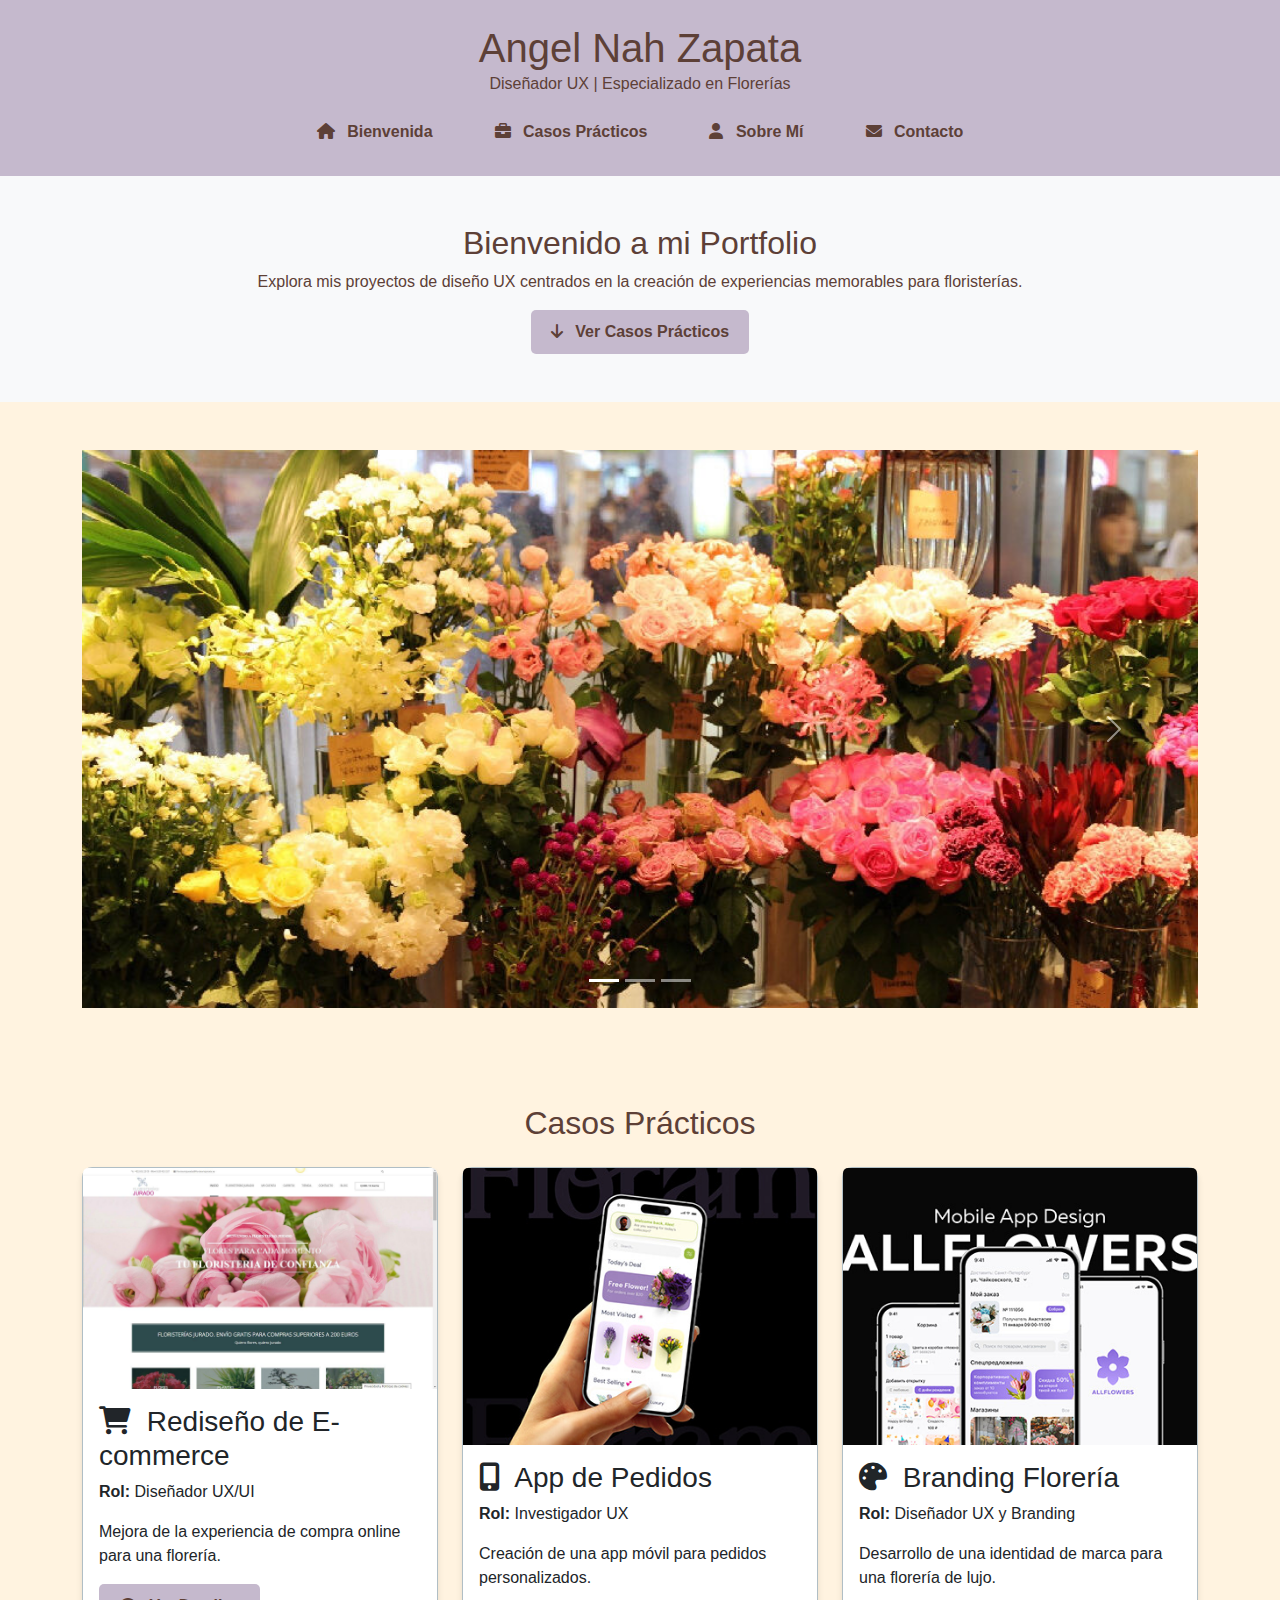
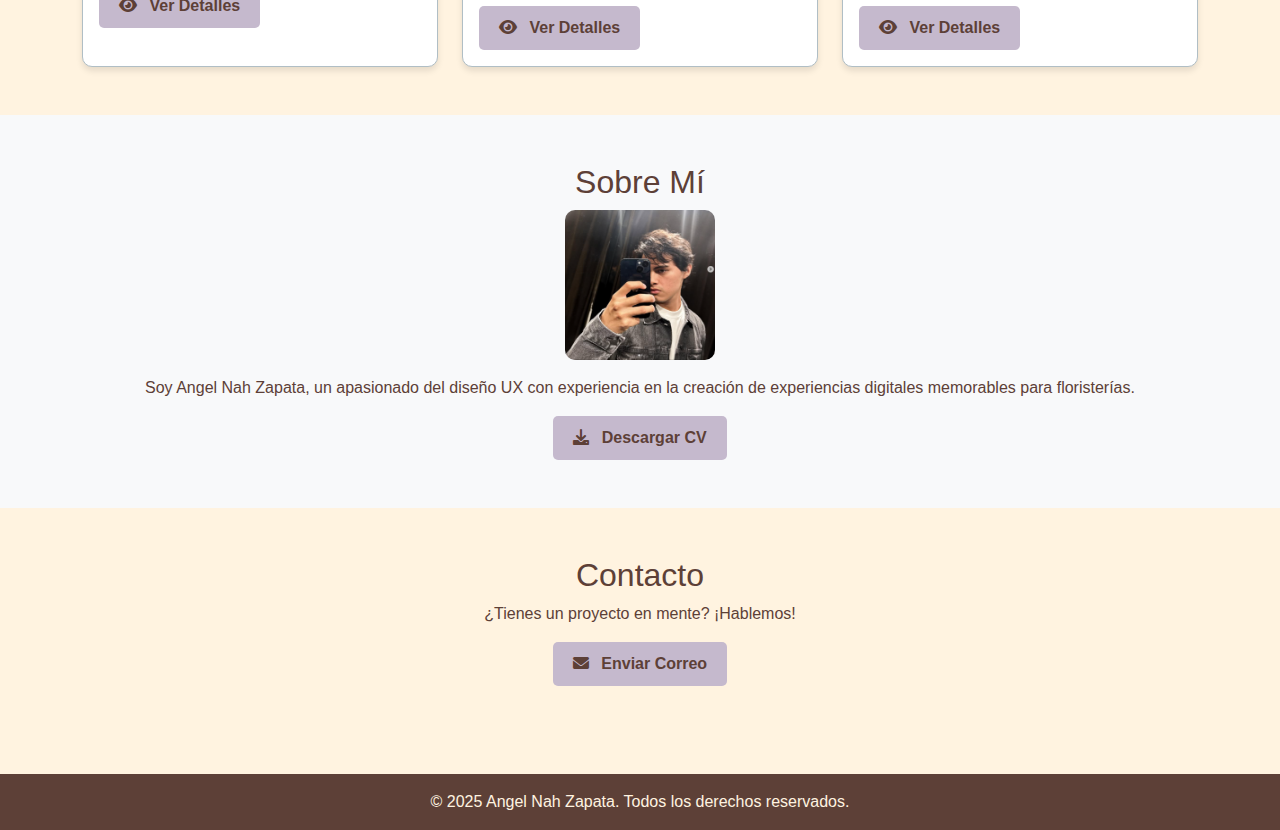
<file: index.html>
<!DOCTYPE html>
<html lang="es">
<head>
    <meta charset="UTF-8">
    <meta name="viewport" content="width=device-width, initial-scale=1.0">
    <title>Portfolio de Angel Nah Zapata - Diseño UX para Florería</title>
    <link rel="stylesheet" href="css/styles.css">
    <link href="https://cdn.jsdelivr.net/npm/bootstrap@5.3.0/dist/css/bootstrap.min.css" rel="stylesheet">
    <!-- FontAwesome para iconos -->
    <link rel="stylesheet" href="https://cdnjs.cloudflare.com/ajax/libs/font-awesome/6.0.0-beta3/css/all.min.css">
</head>
<body>
    <header class="bg-dark text-white text-center py-4">
        <div class="container">
            <h1>Angel Nah Zapata</h1>
            <p>Diseñador UX | Especializado en Florerías</p>
            <nav>
                <ul class="nav justify-content-center">
                    <li class="nav-item"><a class="nav-link text-white" href="#bienvenida"><i class="fas fa-home"></i> Bienvenida</a></li>
                    <li class="nav-item"><a class="nav-link text-white" href="#casos-practicos"><i class="fas fa-briefcase"></i> Casos Prácticos</a></li>
                    <li class="nav-item"><a class="nav-link text-white" href="#sobre-mi"><i class="fas fa-user"></i> Sobre Mí</a></li>
                    <li class="nav-item"><a class="nav-link text-white" href="#contacto"><i class="fas fa-envelope"></i> Contacto</a></li>
                </ul>
            </nav>
        </div>
    </header>

    <section id="bienvenida" class="py-5 text-center bg-light">
        <div class="container">
            <h2>Bienvenido a mi Portfolio</h2>
            <p>Explora mis proyectos de diseño UX centrados en la creación de experiencias memorables para floristerías.</p>
            <a href="#casos-practicos" class="btn btn-primary"><i class="fas fa-arrow-down"></i> Ver Casos Prácticos</a>
        </div>
    </section>

    <!-- Carrusel de Imágenes de Flores -->
    <section id="carrusel-flores" class="py-5">
        <div class="container">
            <div id="carouselFlores" class="carousel slide" data-bs-ride="carousel">
                <!-- Indicadores -->
                <div class="carousel-indicators">
                    <button type="button" data-bs-target="#carouselFlores" data-bs-slide-to="0" class="active" aria-current="true" aria-label="Slide 1"></button>
                    <button type="button" data-bs-target="#carouselFlores" data-bs-slide-to="1" aria-label="Slide 2"></button>
                    <button type="button" data-bs-target="#carouselFlores" data-bs-slide-to="2" aria-label="Slide 3"></button>
                </div>
                <!-- Imágenes del Carrusel -->
                <div class="carousel-inner">
                    <div class="carousel-item active">
                        <img src="img/flor1.jpg" class="d-block w-100" alt="Flor 1">
                    </div>
                    <div class="carousel-item">
                        <img src="img/flor2.jpg" class="d-block w-100" alt="Flor 2">
                    </div>
                    <div class="carousel-item">
                        <img src="img/flor3.jpeg" class="d-block w-100" alt="Flor 3">
                    </div>
                </div>
                <!-- Controles de Navegación -->
                <button class="carousel-control-prev" type="button" data-bs-target="#carouselFlores" data-bs-slide="prev">
                    <span class="carousel-control-prev-icon" aria-hidden="true"></span>
                    <span class="visually-hidden">Anterior</span>
                </button>
                <button class="carousel-control-next" type="button" data-bs-target="#carouselFlores" data-bs-slide="next">
                    <span class="carousel-control-next-icon" aria-hidden="true"></span>
                    <span class="visually-hidden">Siguiente</span>
                </button>
            </div>
        </div>
    </section>

    <section id="casos-practicos" class="py-5">
        <div class="container">
            <h2 class="text-center mb-4">Casos Prácticos</h2>
            <div class="row">
                <div class="col-md-4">
                    <div class="card h-100">
                        <img src="img/ecomerce.jpg" class="card-img-top" alt="Proyecto 1">
                        <div class="card-body">
                            <h3 class="card-title"><i class="fas fa-shopping-cart"></i> Rediseño de E-commerce</h3>
                            <p><strong>Rol:</strong> Diseñador UX/UI</p>
                            <p>Mejora de la experiencia de compra online para una florería.</p>
                            <a href="pages/proyecto1.html" class="btn btn-primary"><i class="fas fa-eye"></i> Ver Detalles</a>
                        </div>
                    </div>
                </div>
                <div class="col-md-4">
                    <div class="card h-100">
                        <img src="img/pedi.jpg" class="card-img-top" alt="Proyecto 2">
                        <div class="card-body">
                            <h3 class="card-title"><i class="fas fa-mobile-alt"></i> App de Pedidos</h3>
                            <p><strong>Rol:</strong> Investigador UX</p>
                            <p>Creación de una app móvil para pedidos personalizados.</p>
                            <a href="pages/proyecto2.html" class="btn btn-primary"><i class="fas fa-eye"></i> Ver Detalles</a>
                        </div>
                    </div>
                </div>
                <div class="col-md-4">
                    <div class="card h-100">
                        <img src="img/brand.jpg" class="card-img-top" alt="Proyecto 3">
                        <div class="card-body">
                            <h3 class="card-title"><i class="fas fa-palette"></i> Branding Florería</h3>
                            <p><strong>Rol:</strong> Diseñador UX y Branding</p>
                            <p>Desarrollo de una identidad de marca para una florería de lujo.</p>
                            <a href="pages/proyecto3.html" class="btn btn-primary"><i class="fas fa-eye"></i> Ver Detalles</a>
                        </div>
                    </div>
                </div>
            </div>
        </div>
    </section>

    <section id="sobre-mi" class="py-5 text-center bg-light">
        <div class="container">
            <h2>Sobre Mí</h2>
            <!-- Reemplaza el ícono con tu imagen -->
            <img src="img/yo.png" alt="Angel Nah Zapata" class="img-fluid rounded-circle mb-3" style="width: 150px; height: 150px;">
            <p>Soy Angel Nah Zapata, un apasionado del diseño UX con experiencia en la creación de experiencias digitales memorables para floristerías.</p>
            <a href="docs/cv.pdf" class="btn btn-secondary"><i class="fas fa-download"></i> Descargar CV</a>
        </div>
    </section>

    <section id="contacto" class="py-5 text-center">
        <div class="container">
            <h2>Contacto</h2>
            <p>¿Tienes un proyecto en mente? ¡Hablemos!</p>
            <a href="mailto:nah834086@gmail.com" class="btn btn-success"><i class="fas fa-envelope"></i> Enviar Correo</a>
        </div>
    </section>

    <footer class="bg-dark text-white text-center py-3">
        <p>&copy; 2025 Angel Nah Zapata. Todos los derechos reservados.</p>
    </footer>

    <script src="https://cdn.jsdelivr.net/npm/bootstrap@5.3.0/dist/js/bootstrap.bundle.min.js"></script>
</body>
</html>
</file>
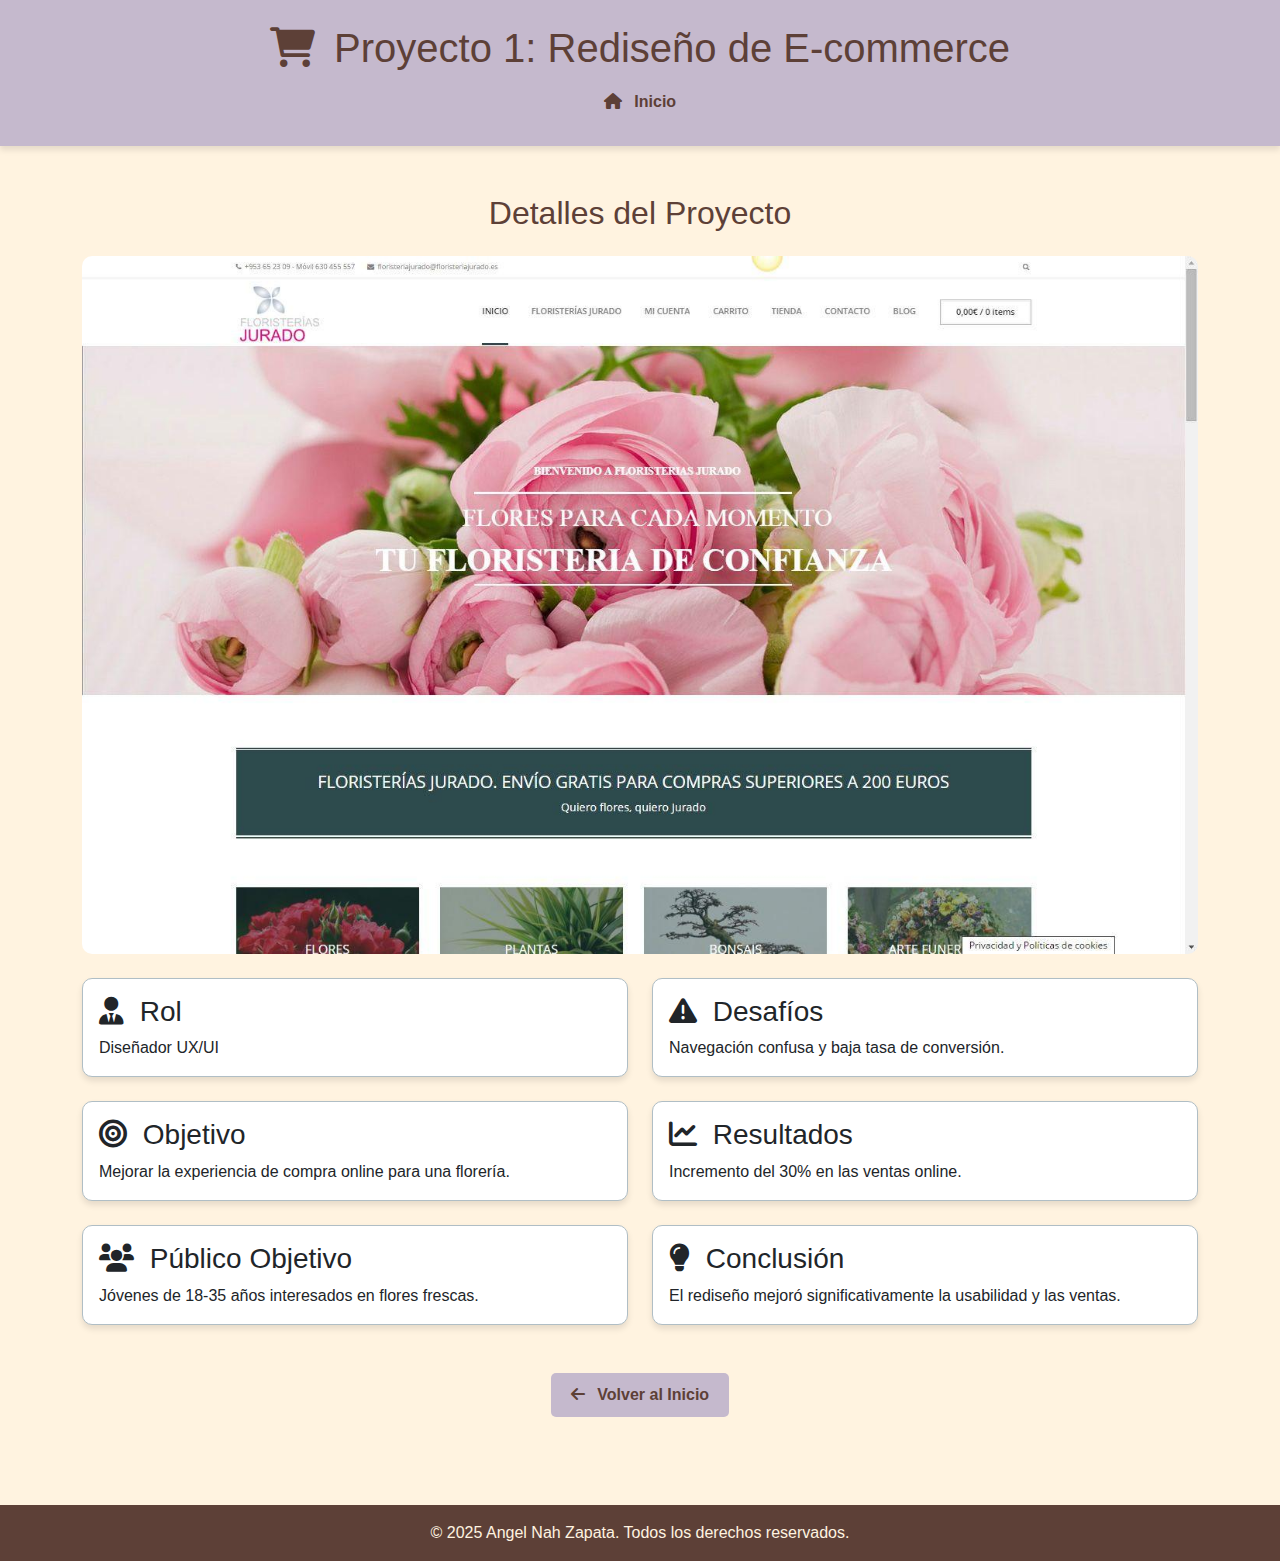
<file: pages/proyecto1.html>
<!DOCTYPE html>
<html lang="es">
<head>
    <meta charset="UTF-8">
    <meta name="viewport" content="width=device-width, initial-scale=1.0">
    <title>Proyecto 1 - Rediseño de E-commerce</title>
    <link rel="stylesheet" href="../css/styles.css">
    <link href="https://cdn.jsdelivr.net/npm/bootstrap@5.3.0/dist/css/bootstrap.min.css" rel="stylesheet">
    <!-- FontAwesome para iconos -->
    <link rel="stylesheet" href="https://cdnjs.cloudflare.com/ajax/libs/font-awesome/6.0.0-beta3/css/all.min.css">
</head>
<body>
    <header class="bg-dark text-white text-center py-4">
        <div class="container">
            <h1><i class="fas fa-shopping-cart"></i> Proyecto 1: Rediseño de E-commerce</h1>
            <nav>
                <ul class="nav justify-content-center">
                    <li class="nav-item"><a class="nav-link text-white" href="../index.html"><i class="fas fa-home"></i> Inicio</a></li>
                </ul>
            </nav>
        </div>
    </header>

    <section class="py-5">
        <div class="container">
            <h2 class="text-center mb-4">Detalles del Proyecto</h2>
            <div class="text-center">
                <img src="../img/ecomerce.jpg" class="img-fluid rounded mb-4" alt="Rediseño de E-commerce">
            </div>
            <div class="row">
                <div class="col-md-6">
                    <div class="card mb-4">
                        <div class="card-body">
                            <h3 class="card-title"><i class="fas fa-user-tie"></i> Rol</h3>
                            <p class="card-text">Diseñador UX/UI</p>
                        </div>
                    </div>
                    <div class="card mb-4">
                        <div class="card-body">
                            <h3 class="card-title"><i class="fas fa-bullseye"></i> Objetivo</h3>
                            <p class="card-text">Mejorar la experiencia de compra online para una florería.</p>
                        </div>
                    </div>
                    <div class="card mb-4">
                        <div class="card-body">
                            <h3 class="card-title"><i class="fas fa-users"></i> Público Objetivo</h3>
                            <p class="card-text">Jóvenes de 18-35 años interesados en flores frescas.</p>
                        </div>
                    </div>
                </div>
                <div class="col-md-6">
                    <div class="card mb-4">
                        <div class="card-body">
                            <h3 class="card-title"><i class="fas fa-exclamation-triangle"></i> Desafíos</h3>
                            <p class="card-text">Navegación confusa y baja tasa de conversión.</p>
                        </div>
                    </div>
                    <div class="card mb-4">
                        <div class="card-body">
                            <h3 class="card-title"><i class="fas fa-chart-line"></i> Resultados</h3>
                            <p class="card-text">Incremento del 30% en las ventas online.</p>
                        </div>
                    </div>
                    <div class="card mb-4">
                        <div class="card-body">
                            <h3 class="card-title"><i class="fas fa-lightbulb"></i> Conclusión</h3>
                            <p class="card-text">El rediseño mejoró significativamente la usabilidad y las ventas.</p>
                        </div>
                    </div>
                </div>
            </div>
            <div class="text-center mt-4">
                <a href="../index.html" class="btn btn-primary"><i class="fas fa-arrow-left"></i> Volver al Inicio</a>
            </div>
        </div>
    </section>

    <footer class="bg-dark text-white text-center py-3">
        <p>&copy; 2025 Angel Nah Zapata. Todos los derechos reservados.</p>
    </footer>

    <script src="https://cdn.jsdelivr.net/npm/bootstrap@5.3.0/dist/js/bootstrap.bundle.min.js"></script>
</body>
</html>
</file>
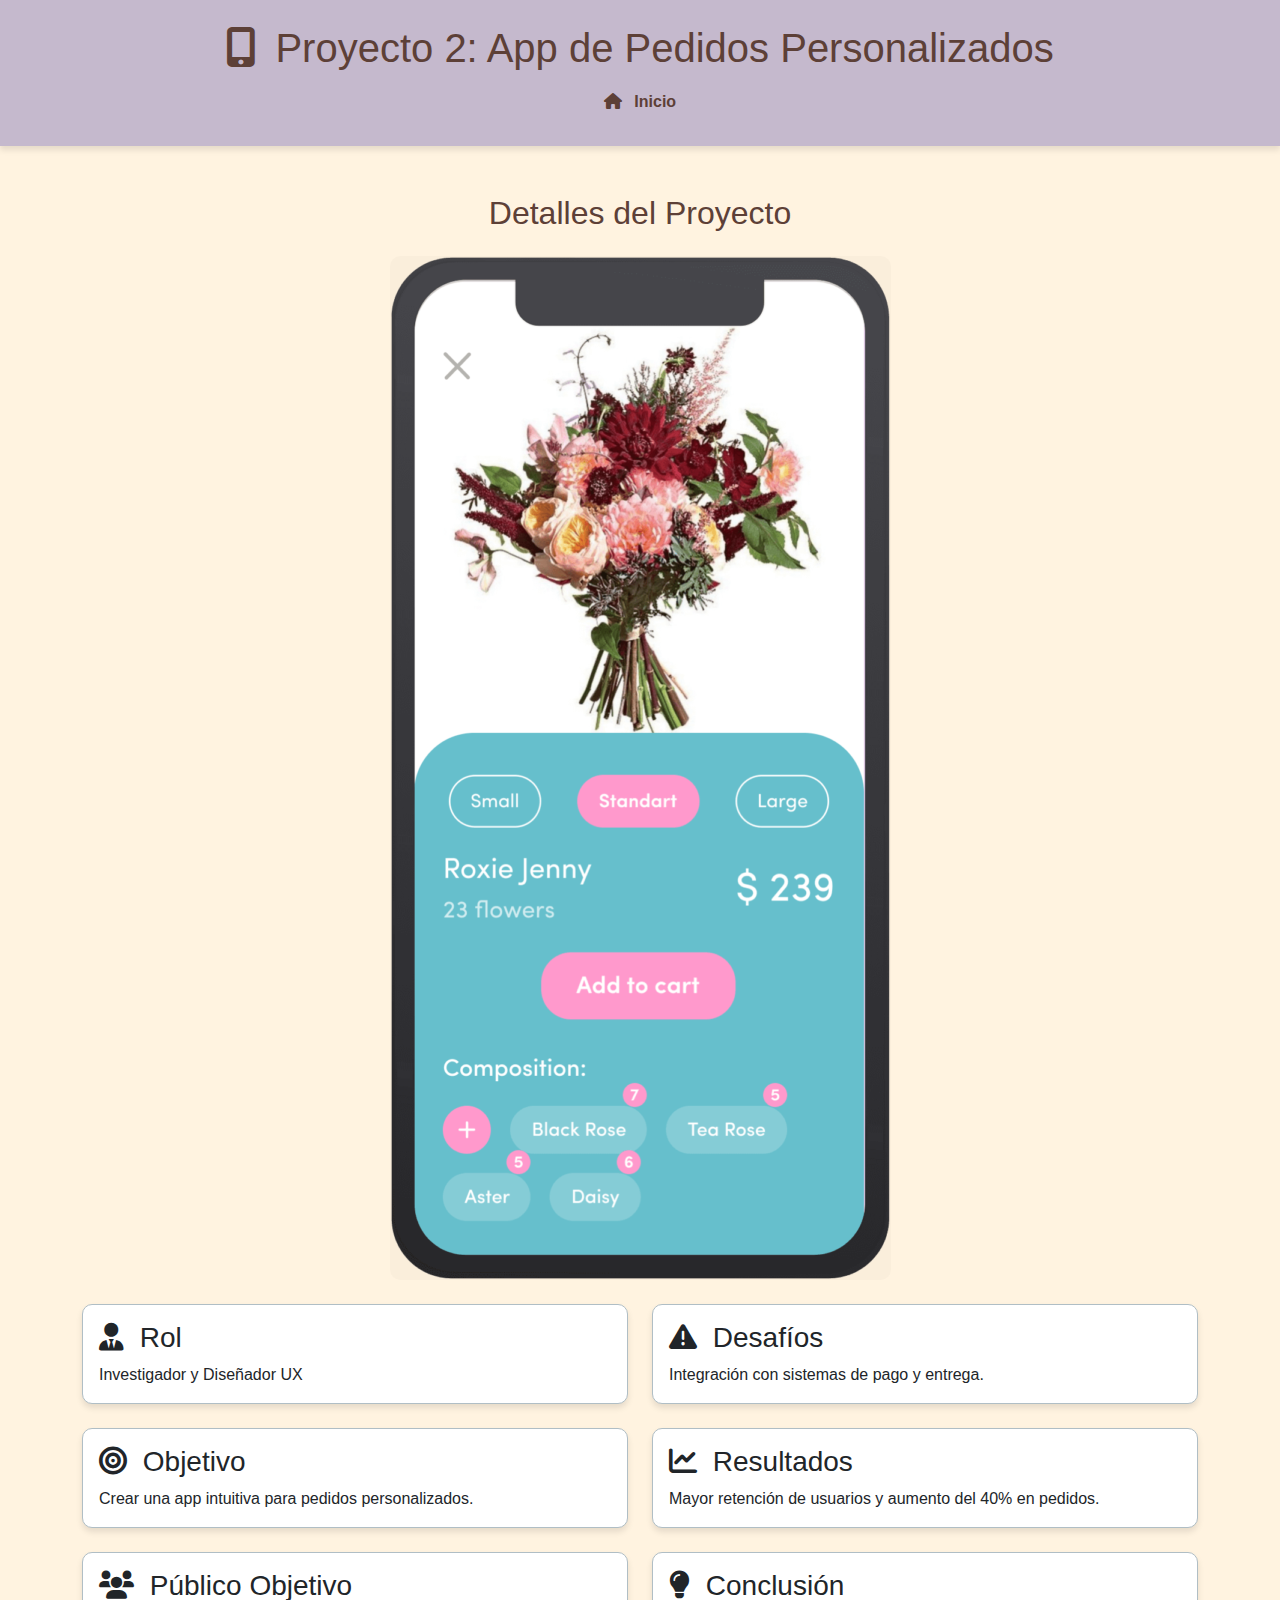
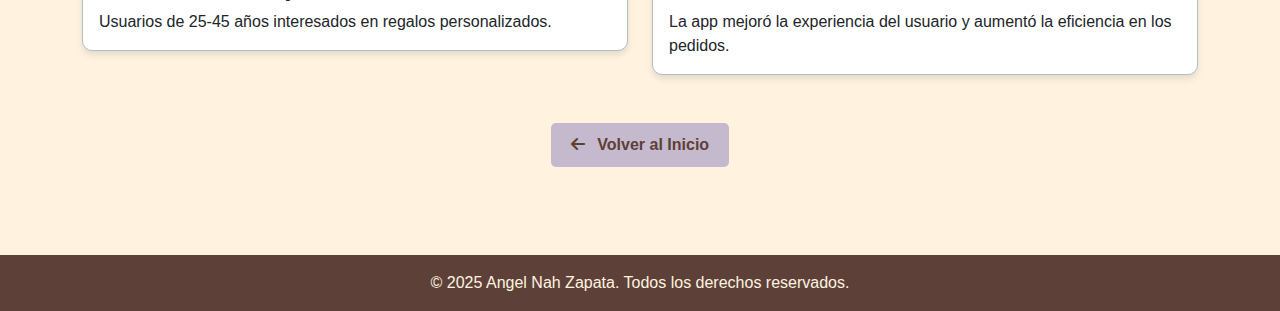
<file: pages/proyecto2.html>
<!DOCTYPE html>
<html lang="es">
<head>
    <meta charset="UTF-8">
    <meta name="viewport" content="width=device-width, initial-scale=1.0">
    <title>Proyecto 2 - App de Pedidos Personalizados</title>
    <link rel="stylesheet" href="../css/styles.css">
    <link href="https://cdn.jsdelivr.net/npm/bootstrap@5.3.0/dist/css/bootstrap.min.css" rel="stylesheet">
    <!-- FontAwesome para iconos -->
    <link rel="stylesheet" href="https://cdnjs.cloudflare.com/ajax/libs/font-awesome/6.0.0-beta3/css/all.min.css">
</head>
<body>
    <header class="bg-dark text-white text-center py-4">
        <div class="container">
            <h1><i class="fas fa-mobile-alt"></i> Proyecto 2: App de Pedidos Personalizados</h1>
            <nav>
                <ul class="nav justify-content-center">
                    <li class="nav-item"><a class="nav-link text-white" href="../index.html"><i class="fas fa-home"></i> Inicio</a></li>
                </ul>
            </nav>
        </div>
    </header>

    <section class="py-5">
        <div class="container">
            <h2 class="text-center mb-4">Detalles del Proyecto</h2>
            <div class="text-center">
                <img src="../img/pedidos.png" class="img-fluid rounded mb-4" alt="App de Pedidos">
            </div>
            <div class="row">
                <div class="col-md-6">
                    <div class="card mb-4">
                        <div class="card-body">
                            <h3 class="card-title"><i class="fas fa-user-tie"></i> Rol</h3>
                            <p class="card-text">Investigador y Diseñador UX</p>
                        </div>
                    </div>
                    <div class="card mb-4">
                        <div class="card-body">
                            <h3 class="card-title"><i class="fas fa-bullseye"></i> Objetivo</h3>
                            <p class="card-text">Crear una app intuitiva para pedidos personalizados.</p>
                        </div>
                    </div>
                    <div class="card mb-4">
                        <div class="card-body">
                            <h3 class="card-title"><i class="fas fa-users"></i> Público Objetivo</h3>
                            <p class="card-text">Usuarios de 25-45 años interesados en regalos personalizados.</p>
                        </div>
                    </div>
                </div>
                <div class="col-md-6">
                    <div class="card mb-4">
                        <div class="card-body">
                            <h3 class="card-title"><i class="fas fa-exclamation-triangle"></i> Desafíos</h3>
                            <p class="card-text">Integración con sistemas de pago y entrega.</p>
                        </div>
                    </div>
                    <div class="card mb-4">
                        <div class="card-body">
                            <h3 class="card-title"><i class="fas fa-chart-line"></i> Resultados</h3>
                            <p class="card-text">Mayor retención de usuarios y aumento del 40% en pedidos.</p>
                        </div>
                    </div>
                    <div class="card mb-4">
                        <div class="card-body">
                            <h3 class="card-title"><i class="fas fa-lightbulb"></i> Conclusión</h3>
                            <p class="card-text">La app mejoró la experiencia del usuario y aumentó la eficiencia en los pedidos.</p>
                        </div>
                    </div>
                </div>
            </div>
            <div class="text-center mt-4">
                <a href="../index.html" class="btn btn-primary"><i class="fas fa-arrow-left"></i> Volver al Inicio</a>
            </div>
        </div>
    </section>

    <footer class="bg-dark text-white text-center py-3">
        <p>&copy; 2025 Angel Nah Zapata. Todos los derechos reservados.</p>
    </footer>

    <script src="https://cdn.jsdelivr.net/npm/bootstrap@5.3.0/dist/js/bootstrap.bundle.min.js"></script>
</body>
</html>
</file>
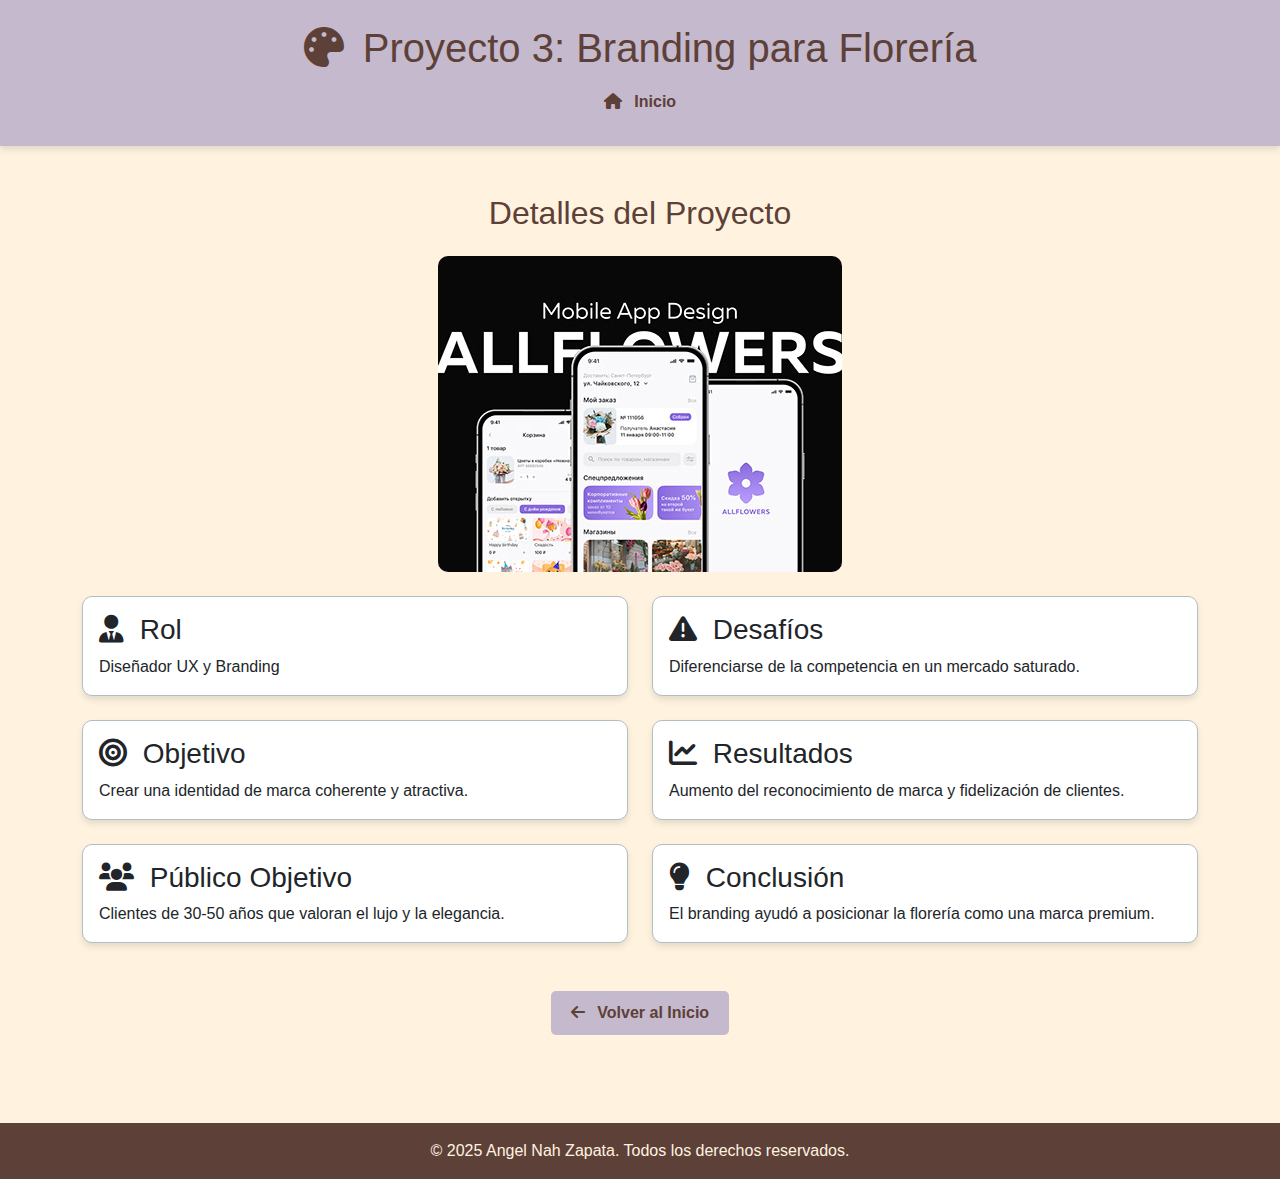
<file: pages/proyecto3.html>
<!DOCTYPE html>
<html lang="es">
<head>
    <meta charset="UTF-8">
    <meta name="viewport" content="width=device-width, initial-scale=1.0">
    <title>Proyecto 3 - Branding para Florería</title>
    <link rel="stylesheet" href="../css/styles.css">
    <link href="https://cdn.jsdelivr.net/npm/bootstrap@5.3.0/dist/css/bootstrap.min.css" rel="stylesheet">
    <!-- FontAwesome para iconos -->
    <link rel="stylesheet" href="https://cdnjs.cloudflare.com/ajax/libs/font-awesome/6.0.0-beta3/css/all.min.css">
</head>
<body>
    <header class="bg-dark text-white text-center py-4">
        <div class="container">
            <h1><i class="fas fa-palette"></i> Proyecto 3: Branding para Florería</h1>
            <nav>
                <ul class="nav justify-content-center">
                    <li class="nav-item"><a class="nav-link text-white" href="../index.html"><i class="fas fa-home"></i> Inicio</a></li>
                </ul>
            </nav>
        </div>
    </header>

    <section class="py-5">
        <div class="container">
            <h2 class="text-center mb-4">Detalles del Proyecto</h2>
            <div class="text-center">
                <img src="../img/brand.jpg" class="img-fluid rounded mb-4" alt="Branding para Florería">
            </div>
            <div class="row">
                <div class="col-md-6">
                    <div class="card mb-4">
                        <div class="card-body">
                            <h3 class="card-title"><i class="fas fa-user-tie"></i> Rol</h3>
                            <p class="card-text">Diseñador UX y Branding</p>
                        </div>
                    </div>
                    <div class="card mb-4">
                        <div class="card-body">
                            <h3 class="card-title"><i class="fas fa-bullseye"></i> Objetivo</h3>
                            <p class="card-text">Crear una identidad de marca coherente y atractiva.</p>
                        </div>
                    </div>
                    <div class="card mb-4">
                        <div class="card-body">
                            <h3 class="card-title"><i class="fas fa-users"></i> Público Objetivo</h3>
                            <p class="card-text">Clientes de 30-50 años que valoran el lujo y la elegancia.</p>
                        </div>
                    </div>
                </div>
                <div class="col-md-6">
                    <div class="card mb-4">
                        <div class="card-body">
                            <h3 class="card-title"><i class="fas fa-exclamation-triangle"></i> Desafíos</h3>
                            <p class="card-text">Diferenciarse de la competencia en un mercado saturado.</p>
                        </div>
                    </div>
                    <div class="card mb-4">
                        <div class="card-body">
                            <h3 class="card-title"><i class="fas fa-chart-line"></i> Resultados</h3>
                            <p class="card-text">Aumento del reconocimiento de marca y fidelización de clientes.</p>
                        </div>
                    </div>
                    <div class="card mb-4">
                        <div class="card-body">
                            <h3 class="card-title"><i class="fas fa-lightbulb"></i> Conclusión</h3>
                            <p class="card-text">El branding ayudó a posicionar la florería como una marca premium.</p>
                        </div>
                    </div>
                </div>
            </div>
            <div class="text-center mt-4">
                <a href="../index.html" class="btn btn-primary"><i class="fas fa-arrow-left"></i> Volver al Inicio</a>
            </div>
        </div>
    </section>

    <footer class="bg-dark text-white text-center py-3">
        <p>&copy; 2025 Angel Nah Zapata. Todos los derechos reservados.</p>
    </footer>

    <script src="https://cdn.jsdelivr.net/npm/bootstrap@5.3.0/dist/js/bootstrap.bundle.min.js"></script>
</body>
</html>
</file>
<file: css/styles.css>
/* Estilos generales */
body {
    font-family: Arial, sans-serif !important;
    margin: 0;
    padding: 0;
    line-height: 1.6;
    color: #5D4037 !important; /* Café oscuro para el texto */
    background-color: #FFF3E0 !important; /* Fondo color piel claro */
}

.container {
    width: 90%;
    max-width: 1200px;
    margin: 0 auto;
}

/* Encabezado */
header.bg-dark {
    background: #C5B9CD !important; /* Lavanda pastel */
    color: #5D4037 !important; /* Café oscuro para el texto */
    padding: 20px 0;
    text-align: center;
    box-shadow: 0 4px 6px rgba(0, 0, 0, 0.1); /* Sombra suave */
}

header h1 {
    margin: 0;
    font-size: 2.5rem;
}

/* Navegación */
nav ul.nav {
    list-style: none;
    padding: 0;
    margin: 10px 0 0;
}

nav ul.nav li.nav-item {
    display: inline;
    margin: 0 15px;
}

nav ul.nav li.nav-item a.nav-link {
    color: #5D4037 !important; /* Café oscuro para los enlaces */
    text-decoration: none;
    font-weight: bold;
    transition: color 0.3s ease;
}

nav ul.nav li.nav-item a.nav-link:hover {
    color: #F7C548 !important; /* Dorado suave al hacer hover */
}

/* Secciones */
section.section {
    padding: 50px 0;
    background-color: #FFF3E0 !important; /* Fondo color piel claro */
}

section.section:nth-child(even) {
    background-color: #D0E6A5 !important; /* Verde menta pastel para secciones pares */
}

/* Botones */
a.btn, button.btn {
    display: inline-block;
    padding: 10px 20px;
    background: #C5B9CD !important; /* Lavanda pastel */
    color: #5D4037 !important; /* Café oscuro para el texto */
    text-decoration: none;
    border-radius: 5px;
    transition: background 0.3s ease, transform 0.3s ease;
    font-weight: bold;
    border: none !important; /* Eliminar borde de Bootstrap */
}

a.btn:hover, button.btn:hover {
    background: #F7C548 !important; /* Dorado suave al hacer hover */
    transform: translateY(-2px); /* Efecto de elevación */
}

/* Tarjetas */
div.card {
    background-color: #FFFFFF !important; /* Fondo blanco para las tarjetas */
    border: 1px solid #B0BEC5 !important; /* Borde gris azulado suave */
    border-radius: 10px;
    box-shadow: 0 4px 6px rgba(0, 0, 0, 0.1); /* Sombra suave */
    transition: transform 0.3s ease, box-shadow 0.3s ease;
}

div.card:hover {
    transform: translateY(-5px); /* Efecto de elevación */
    box-shadow: 0 6px 12px rgba(0, 0, 0, 0.15); /* Sombra más pronunciada */
}

/* Footer */
footer.bg-dark {
    background: #5D4037 !important; /* Café oscuro para el footer */
    color: #FFF3E0 !important; /* Texto color piel claro */
    text-align: center;
    padding: 20px 0;
    margin-top: 40px;
}

footer p {
    margin: 0;
}

/* Imágenes */
img.img-fluid {
    max-width: 100%;
    height: auto;
    border-radius: 10px !important; /* Bordes redondeados para las imágenes */
}

/* Iconos */
i.fas {
    margin-right: 8px !important; /* Espaciado entre iconos y texto */
}
</file>
